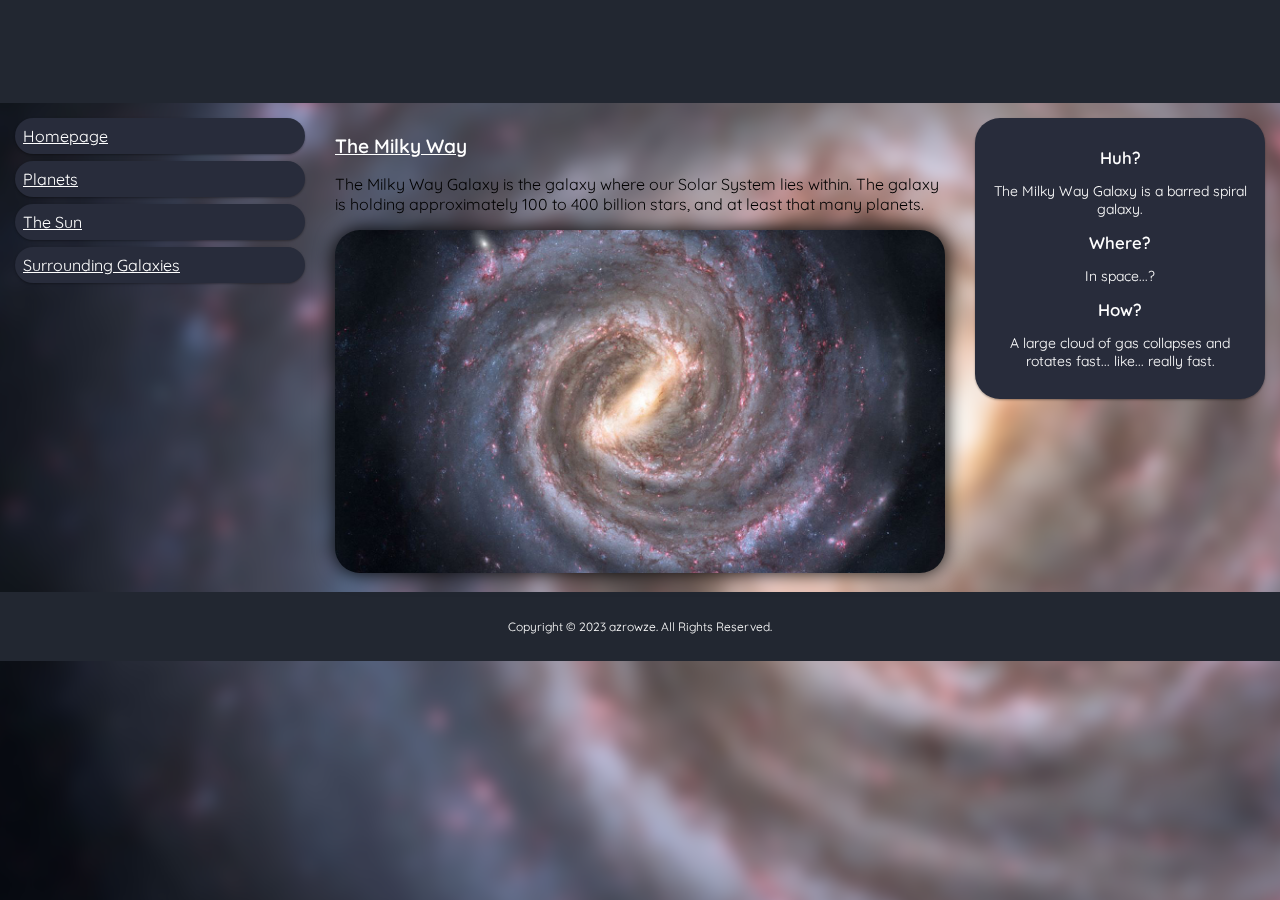
<file: index.html>
<!DOCTYPE html>
<html>
  <head>
    <meta name="viewport" content="width=device-width, initial-scale=1.0">
    <link rel="stylesheet" href="style.css">
    <link rel="preconnect" href="https://fonts.googleapis.com">
    <link rel="preconnect" href="https://fonts.gstatic.com" crossorigin>
    <link href="https://fonts.googleapis.com/css2?family=Quicksand:wght@300;400;500;600;700&display=swap" rel="stylesheet">
    <title>The Milky Way Galaxy</title>
  </head>

  <body>
    <div class="header">
      <h1>The Solar System Infopage</h1>
    </div>

    <div class="bgimage"></div>

    <div class="row">
      <div class="col-3 col-s-3 menu">
        <ul>        
          <li><a href="index.html">Homepage</a></li>
          <li><a href="planets.html">Planets</a></li>
          <li><a href="sun.html">The Sun</a></li>
          <li><a href="galaxies.html">Surrounding Galaxies</a></li>
        </ul>
      </div>

      <div class="col-6 col-s-9">
        <h2><a href="https://en.wikipedia.org/wiki/Milky_Way">The Milky Way</a></h2>
        <p>The Milky Way Galaxy is the galaxy where our Solar System lies within. The galaxy is holding approximately 100 to 400 billion stars, and at least that many planets.</p>
        <img src="milkyway.jpg" class="responsive">
      </div>

      <div class="col-3 col-s-12">
        <div class="aside">
          <h2>Huh?</h2>
          <p>The Milky Way Galaxy is a barred spiral galaxy.</p>
          <h2>Where?</h2>
          <p>In space...?</p>
          <h2>How?</h2>
          <p>A large cloud of gas collapses and rotates fast... like... really fast.</p>
        </div>
      </div>
    </div>

    <div class="footer">
      <p>Copyright © 2023 azrowze. All Rights Reserved.</p>
    </div>
  </body>
</html>
</file>
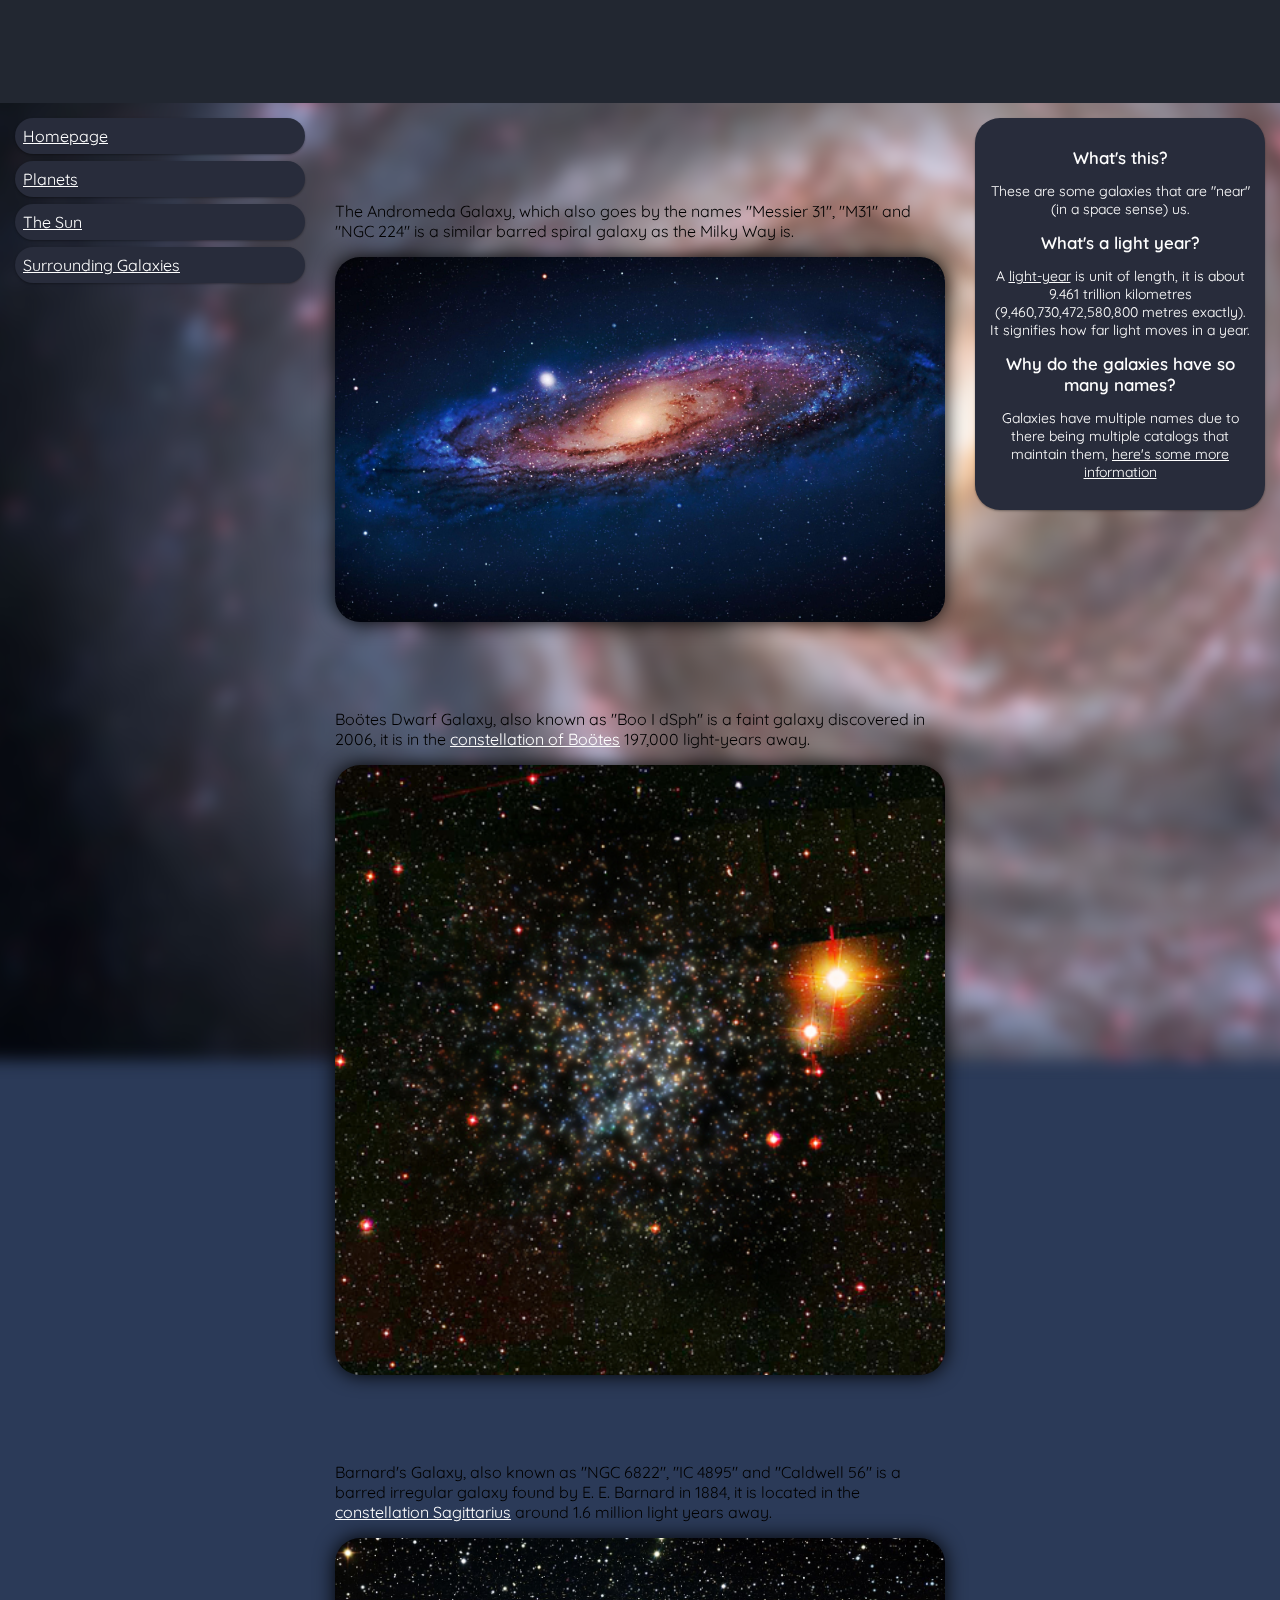
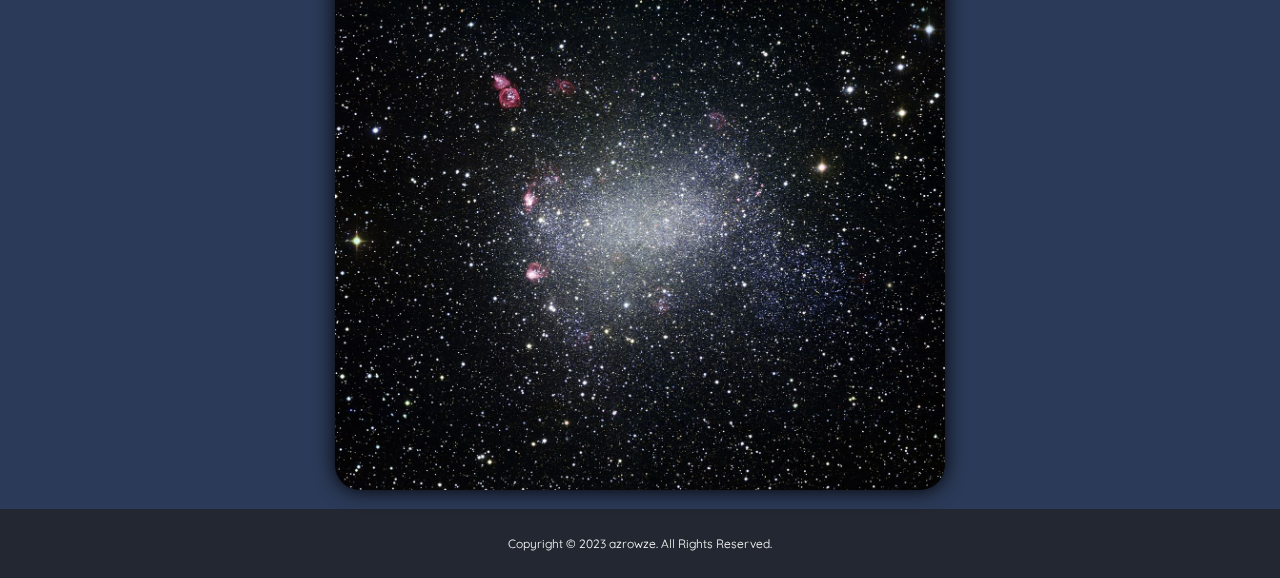
<file: galaxies.html>
<!DOCTYPE html>
<html>
<head>
  <meta name="viewport" content="width=device-width, initial-scale=1.0">
  <link rel="stylesheet" href="style.css">
  <link rel="preconnect" href="https://fonts.googleapis.com">
  <link rel="preconnect" href="https://fonts.gstatic.com" crossorigin>
  <link href="https://fonts.googleapis.com/css2?family=Quicksand:wght@300;400;500;600;700&display=swap" rel="stylesheet">
  <title>Surrounding Galaxies</title>
</head>
<body>
  <div class="header">
    <h1>Galaxies Within Our Reach</h1>
  </div>

    <div class="bgimage"></div>

  <div class="content">
    <div class="row">
      <div class="col-3 col-s-3 menu">
        <ul>
          <li><a href="index.html">Homepage</a></li>
          <li><a href="planets.html">Planets</a></li>
          <li><a href="sun.html">The Sun</a></li>
          <li><a href="galaxies.html">Surrounding Galaxies</a></li>
        </ul>
      </div>

      <div class="col-6 col-s-9">
        <h1><a href="https://en.wikipedia.org/wiki/Andromeda_Galaxy">Andromeda</a></h1>
        <p>The Andromeda Galaxy, which also goes by the names "Messier 31", "M31" and "NGC 224" is a similar barred spiral galaxy as the Milky Way is.</p>
        <img src="andromeda.jpg" class="responsive">

        <h1><a href="https://en.wikipedia.org/wiki/Bo%C3%B6tes_I">Boötes Dwarf Galaxy</a></h1>
        <p>Boötes Dwarf Galaxy, also known as "Boo I dSph" is a faint galaxy discovered in 2006, it is in the <a href="https://en.wikipedia.org/wiki/Bo%C3%B6tes">constellation of Boötes</a> 197,000 light-years away.</p> 
        <img src="bootes.jpg" class="responsive">

        <h1><a href="https://en.wikipedia.org/wiki/NGC_6822">Barnard's Galaxy</a></h1>
        <p>Barnard's Galaxy, also known as "NGC 6822", "IC 4895" and "Caldwell 56" is a barred irregular galaxy found by E. E. Barnard in 1884, it is located in the <a href="https://en.wikipedia.org/wiki/Sagittarius_(constellation)">constellation Sagittarius</a> around 1.6 million light years away.</p>
        <img src="barnard.jpg" class="responsive">
      </div>
    
      <div class="col-3 col-s-12">
        <div class="aside">
          <h2>What's this?</h2>
          <p>These are some galaxies that are "near" (in a space sense) us.</p>
          <h2>What's a light year?</h2>
          <p>A <a href="https://en.wikipedia.org/wiki/Light-year">light-year</a> is unit of length, it is about 9.461 trillion kilometres (9,460,730,472,580,800 metres exactly). It signifies how far light moves in a year.</p>
        <h2>Why do the galaxies have so many names?</h2>
          <p>Galaxies have multiple names due to there being multiple catalogs that maintain them, <a href="https://www.universetoday.com/30765/how-do-galaxies-get-named/">here's some more information</a></p>
      </div>
    </div>
  </div>

  <div class="footer">
    <p>Copyright © 2023 azrowze. All Rights Reserved.</p>
  </div>
</div>
</body>
</html>
</file>
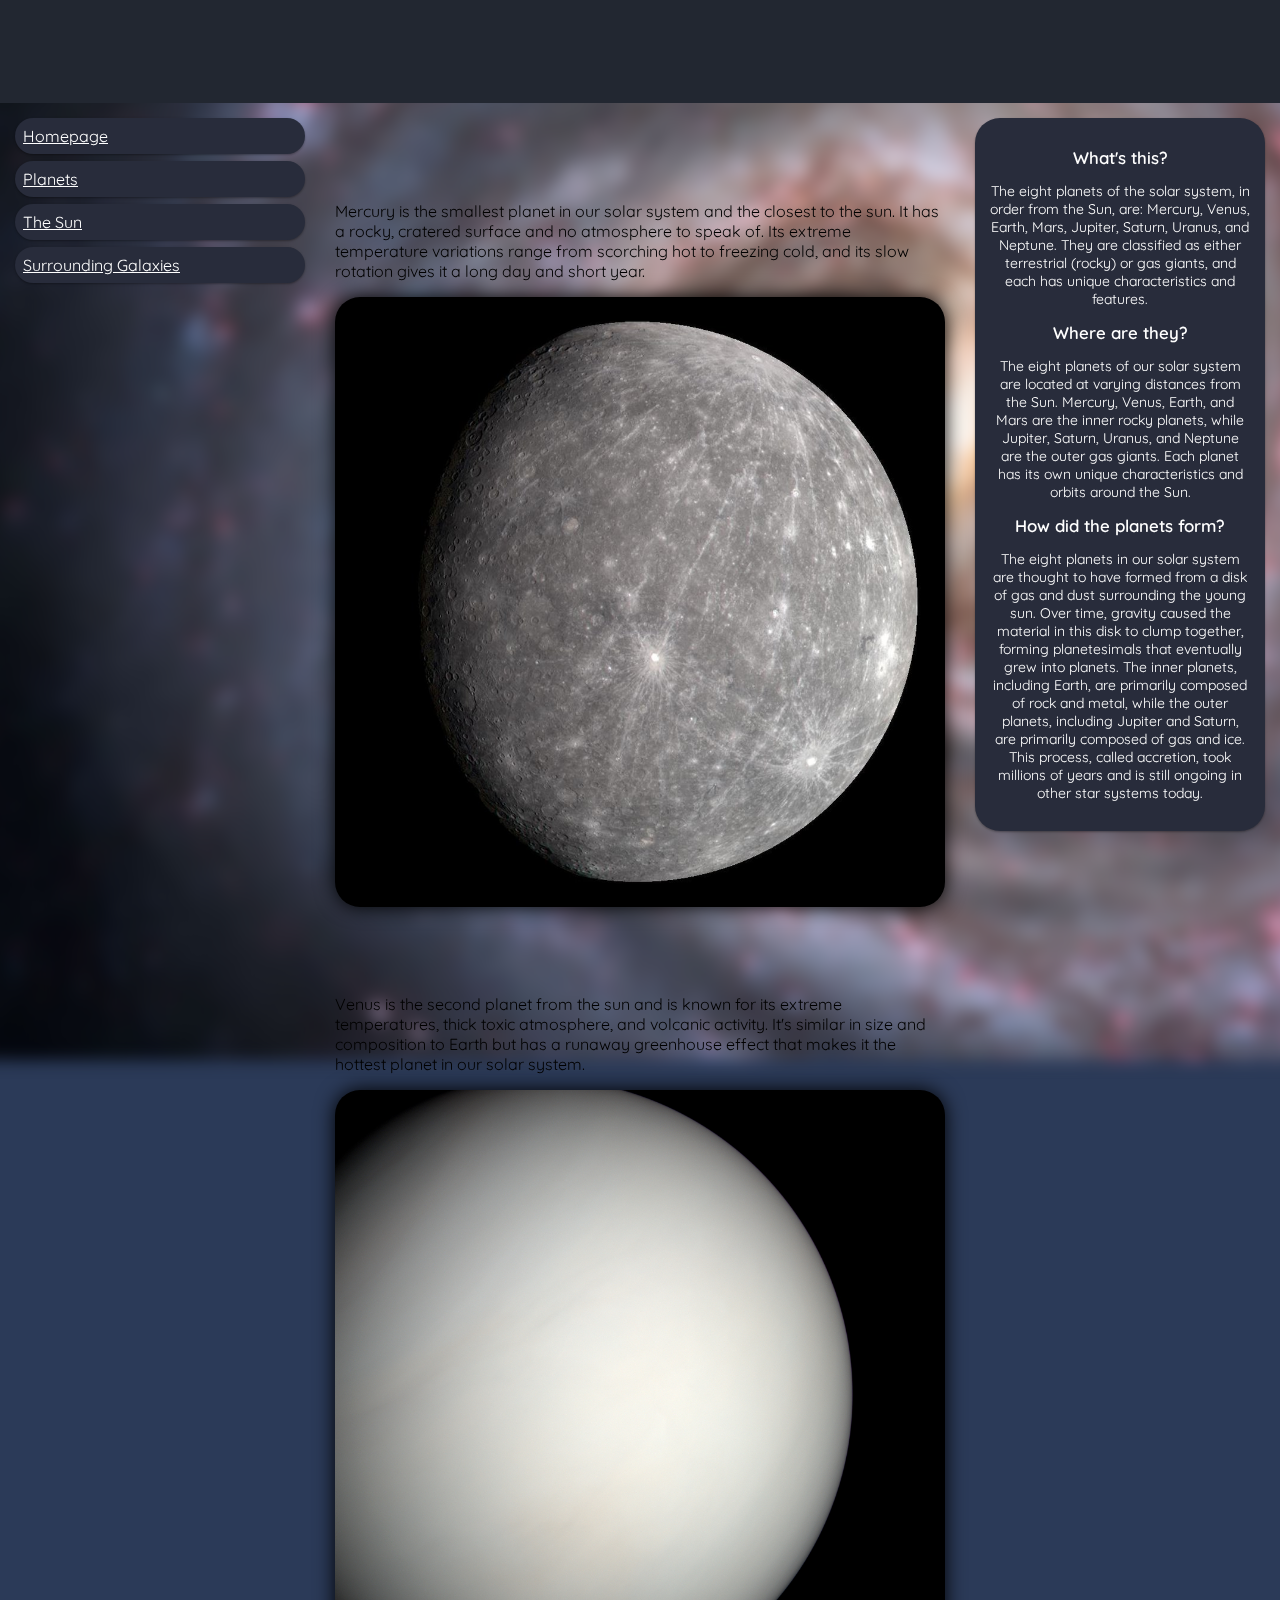
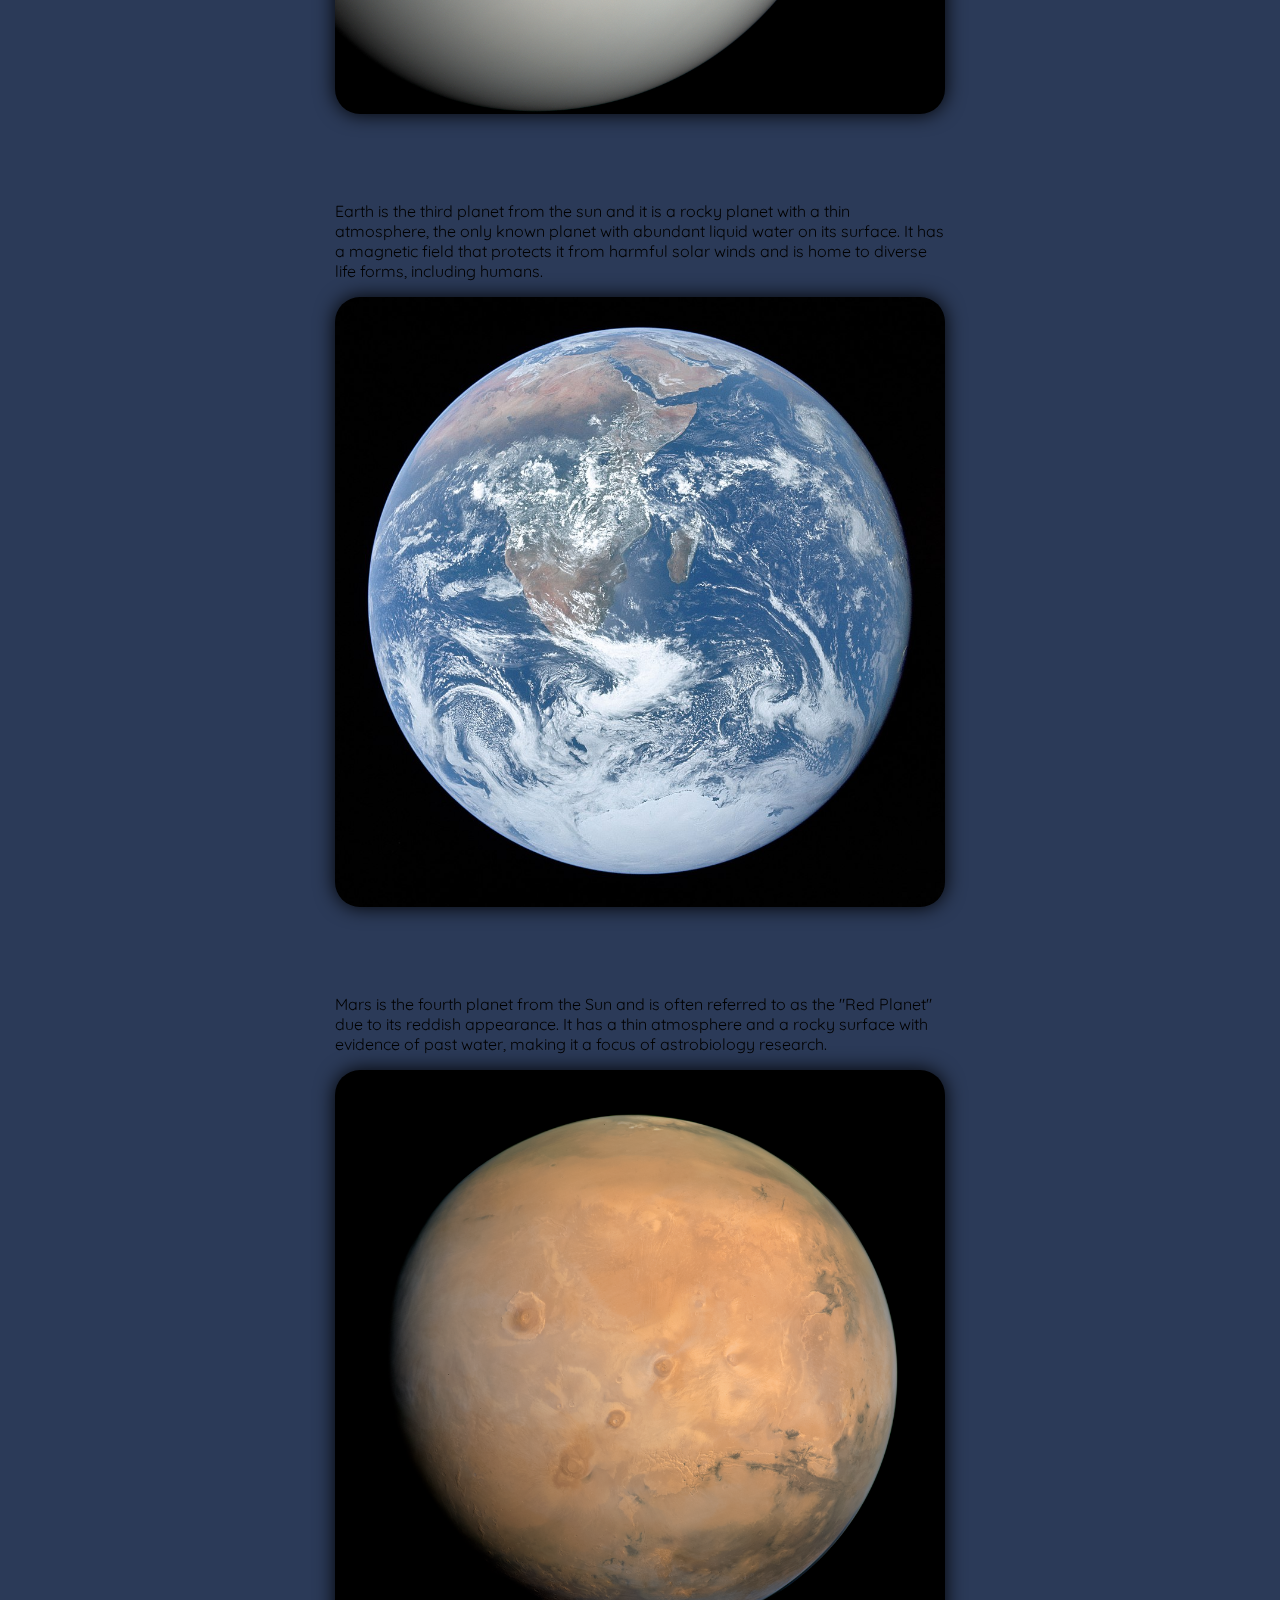
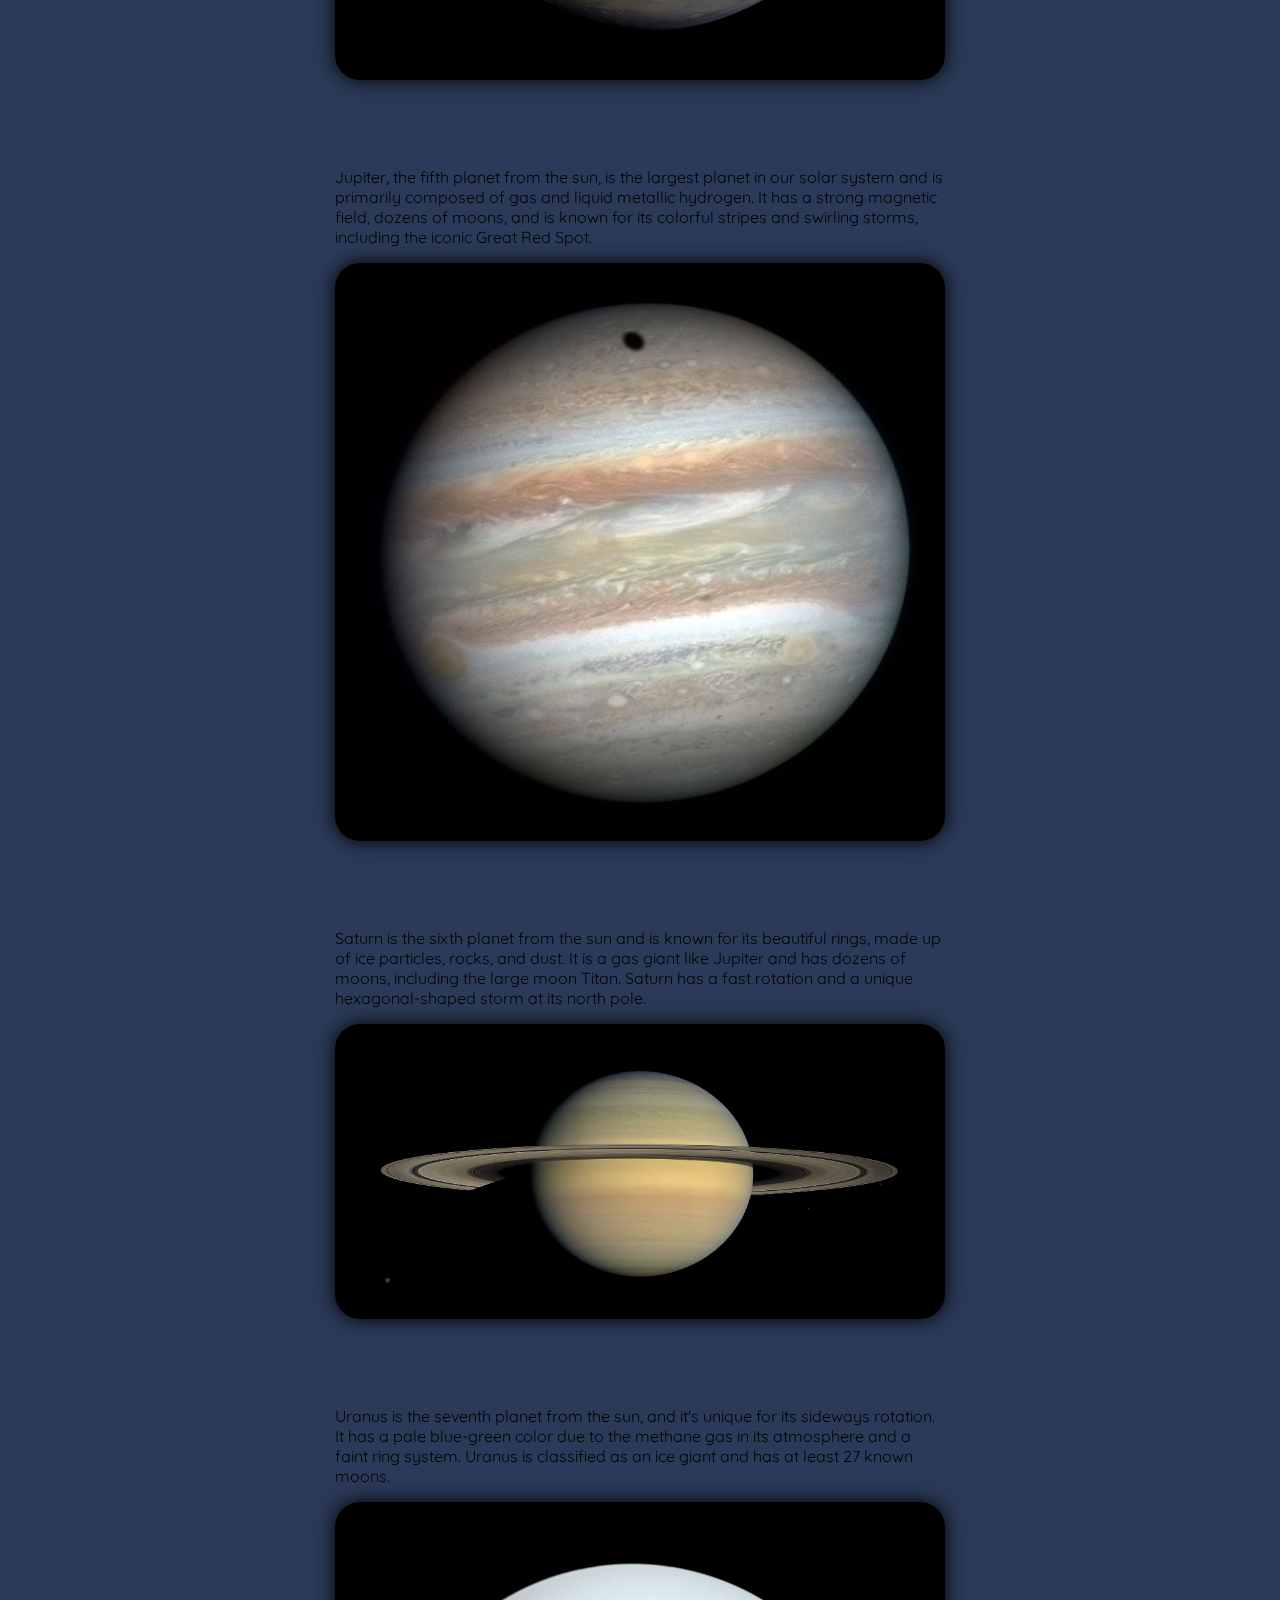
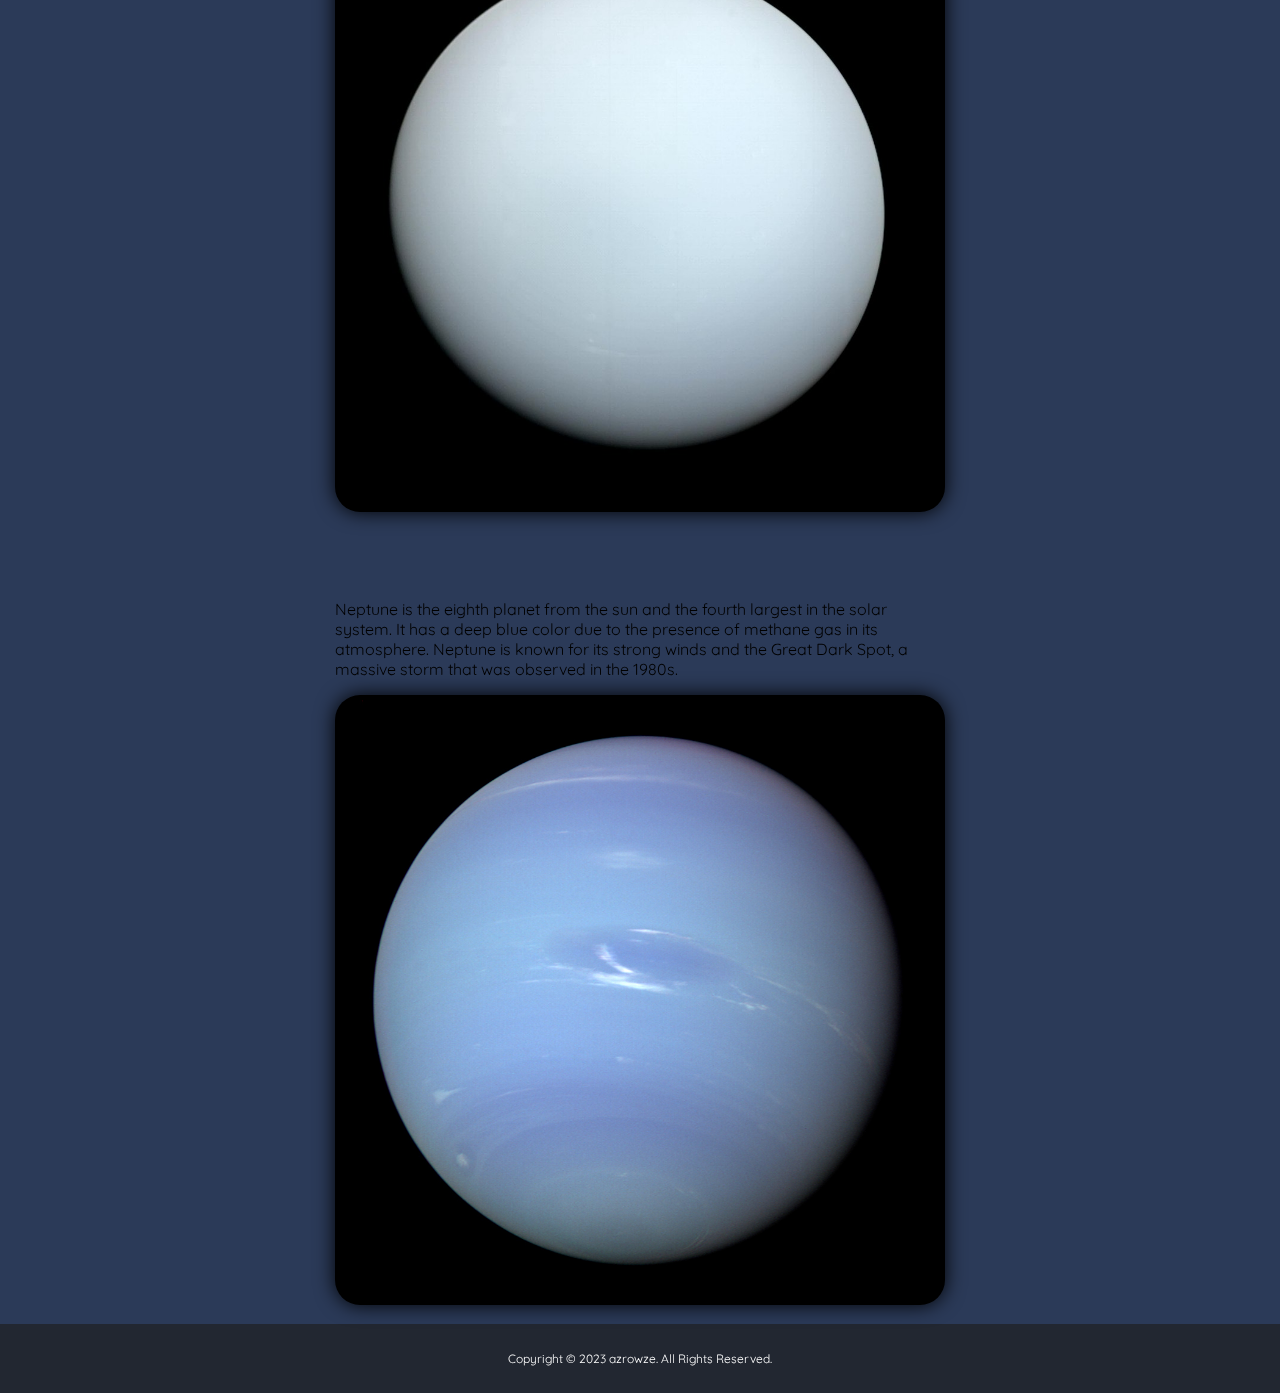
<file: planets.html>
<!DOCTYPE html>
<html>
<head>
  <meta name="viewport" content="width=device-width, initial-scale=1.0">
  <link rel="stylesheet" href="style.css">
  <link rel="preconnect" href="https://fonts.googleapis.com">
  <link rel="preconnect" href="https://fonts.gstatic.com" crossorigin>
  <link href="https://fonts.googleapis.com/css2?family=Quicksand:wght@300;700&display=swap" rel="stylesheet">
  <title>Planets</title>
</head>
<body>

  <div class="header">
    <h1>Planets within the Solar System</h1>
  </div>

  <div class="row">
    <div class="col-3 col-s-3 menu">
      <ul>
        <li><a href="index.html">Homepage</a></li>
        <li><a href="planets.html">Planets</a></li>
        <li><a href="sun.html">The Sun</a></li>
        <li><a href="galaxies.html">Surrounding Galaxies</a></li>
      </ul>
    </div>

    <div class="col-6 col-s-9">
      <h1><a href="https://en.wikipedia.org/wiki/Mercury_(planet)">Mercury</a></h1>
      <p>Mercury is the smallest planet in our solar system and the closest to the sun. It has a rocky, cratered surface and no atmosphere to speak of. Its extreme temperature variations range from scorching hot to freezing cold, and its slow rotation gives it a long day and short year.</p>
      <img src="mercury.jpg" class="responsive">

      <h1><a href="https://en.wikipedia.org/wiki/Venus">Venus</a></h1>
      <p>Venus is the second planet from the sun and is known for its extreme temperatures, thick toxic atmosphere, and volcanic activity. It's similar in size and composition to Earth but has a runaway greenhouse effect that makes it the hottest planet in our solar system.</p>
      <img src="venus.jpg" class="responsive">

      <h1><a href="https://en.wikipedia.org/wiki/Earth">Earth</a></h1>
      <p>Earth is  the third planet from the sun and it is a rocky planet with a thin atmosphere, the only known planet with abundant liquid water on its surface. It has a magnetic field that protects it from harmful solar winds and is home to diverse life forms, including humans.</p>
      <img src="earth.jpg" class="responsive">

      <h1><a href="https://en.wikipedia.org/wiki/Mars">Mars</a></h1>
      <p>Mars is the fourth planet from the Sun and is often referred to as the "Red Planet" due to its reddish appearance. It has a thin atmosphere and a rocky surface with evidence of past water, making it a focus of astrobiology research.</p>
      <img src="mars.png" class="responsive">

      <h1><a href="https://en.wikipedia.org/wiki/Jupiter">Jupiter</a></h1>
      <p>Jupiter, the fifth planet from the sun, is the largest planet in our solar system and is primarily composed of gas and liquid metallic hydrogen. It has a strong magnetic field, dozens of moons, and is known for its colorful stripes and swirling storms, including the iconic Great Red Spot.</p>
      <img src="jupiter.jpg" class="responsive">

      <h1><a href="https://en.wikipedia.org/wiki/Saturn">Saturn</a></h1>
      <p>Saturn is the sixth planet from the sun and is known for its beautiful rings, made up of ice particles, rocks, and dust. It is a gas giant like Jupiter and has dozens of moons, including the large moon Titan. Saturn has a fast rotation and a unique hexagonal-shaped storm at its north pole.</p>
      <img src="saturn.jpg" class="responsive">

      <h1><a href="https://en.wikipedia.org/wiki/Uranus">Uranus</a></h1>
      <p>Uranus is the seventh planet from the sun, and it's unique for its sideways rotation. It has a pale blue-green color due to the methane gas in its atmosphere and a faint ring system. Uranus is classified as an ice giant and has at least 27 known moons.</p>
      <img src="uranus.jpg" class="responsive">

      <h1><a href="https://en.wikipedia.org/wiki/Neptune">Neptune</a></h1>
      <p>Neptune is the eighth planet from the sun and the fourth largest in the solar system. It has a deep blue color due to the presence of methane gas in its atmosphere. Neptune is known for its strong winds and the Great Dark Spot, a massive storm that was observed in the 1980s.</p>
      <img src="neptune.jpg" class="responsive">

    </div>

    <div class="col-3 col-s-12">
      <div class="aside">
        <h2>What's this?</h2>
        <p>The eight planets of the solar system, in order from the Sun, are: Mercury, Venus, Earth, Mars, Jupiter, Saturn, Uranus, and Neptune. They are classified as either terrestrial (rocky) or gas giants, and each has unique characteristics and features.</p>
        <h2>Where are they?</h2>
        <p>The eight planets of our solar system are located at varying distances from the Sun. Mercury, Venus, Earth, and Mars are the inner rocky planets, while Jupiter, Saturn, Uranus, and Neptune are the outer gas giants. Each planet has its own unique characteristics and orbits around the Sun.</p>
        <h2>How did the planets form?</h2>
        <p>The eight planets in our solar system are thought to have formed from a disk of gas and dust surrounding the young sun. Over time, gravity caused the material in this disk to clump together, forming planetesimals that eventually grew into planets. The inner planets, including Earth, are primarily composed of rock and metal, while the outer planets, including Jupiter and Saturn, are primarily composed of gas and ice. This process, called accretion, took millions of years and is still ongoing in other star systems today.</p>
      </div>
    </div>
  </div>

  <div class="footer">
    <p>Copyright © 2023 azrowze. All Rights Reserved.</p>
  </div>

</body>
</html>
</file>
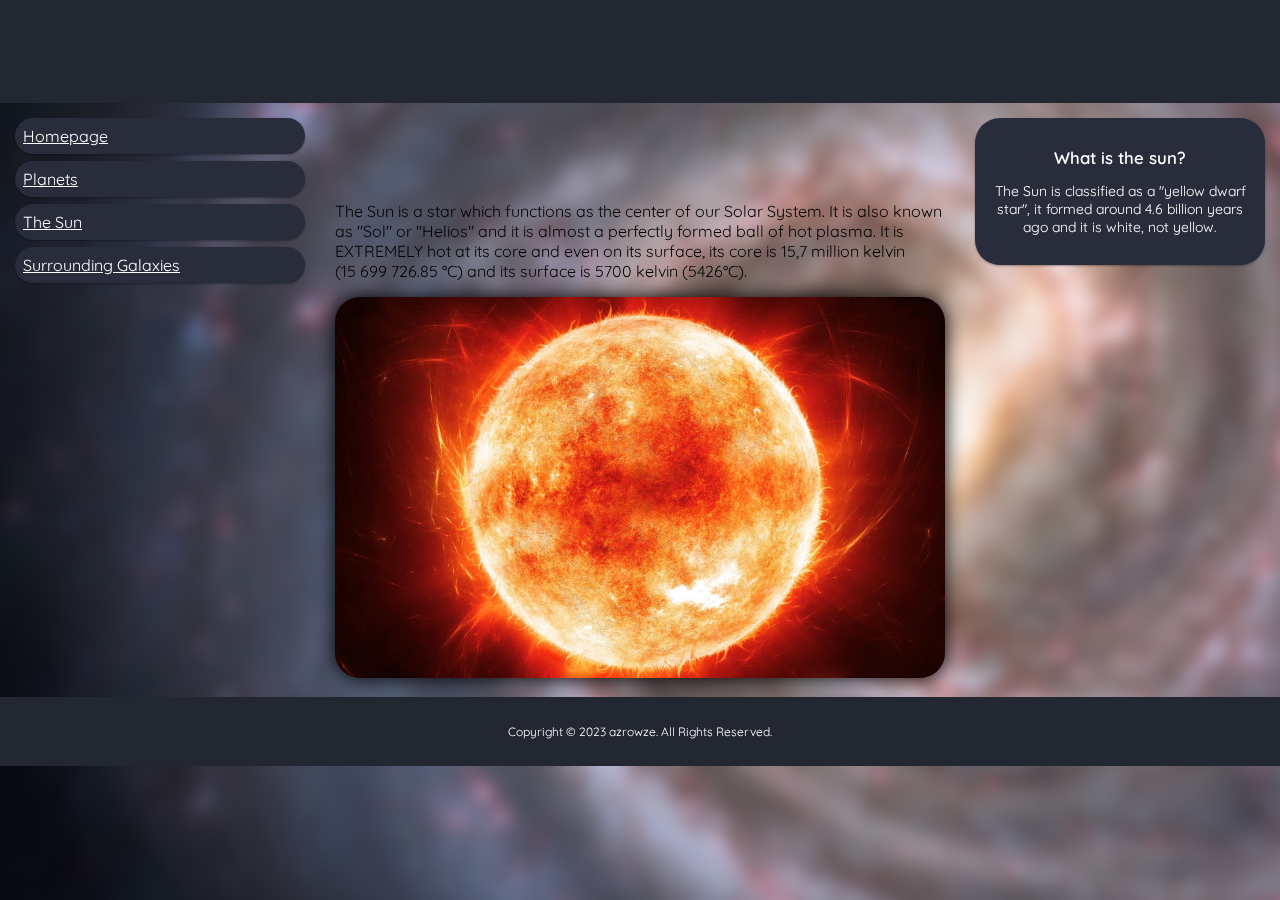
<file: sun.html>
<!DOCTYPE html>
<html>
  <head>
    <meta name="viewport" content="width=device-width, initial-scale=1.0">
    <link href="https://fonts.googleapis.com/css2?family=Quicksand:wght@300;400;500;600;700&display=swap" rel="stylesheet">
    <link rel="stylesheet" href="style.css">
    <title>The Center Of Our Solar System</title>
  </head>
  <body>
    <div class="header">
      <h1>"Sun", "Sol", "Helios"</h1>
    </div>

    <div class="sunpage">
      <div class="row">
        <div class="col-3 col-s-3 menu">
          <ul>
            <li><a href="index.html">Homepage</a></li>
            <li><a href="planets.html">Planets</a></li>
            <li><a href="sun.html">The Sun</a></li>
            <li><a href="galaxies.html">Surrounding Galaxies</a></li>
          </ul>
        </div>
        
        <div class="col-6 col-s-9">
          <h1><a href="https://en.wikipedia.org/wiki/Sun">The Center of Our Solar System</a></h1>
          <p>The Sun is a star which functions as the center of our Solar System. It is also known as "Sol" or "Helios" and it is almost a perfectly formed ball of hot plasma. It is EXTREMELY hot at its core and even on its surface, its core is 15,7 million kelvin (15 699 726.85 °C) and its surface is 5700 kelvin (5426°C).</p>
          <img src="sun.jpg" class="responsive">
        </div>

        <div class="col-3 col-s-12">
          <div class="aside">
            <h2>What is the sun?</h2>
            <p>The Sun is classified as a "yellow dwarf star", it formed around 4.6 billion years ago and it is white, not yellow.</p>
          </div>
        </div>
      </div>
    </div>

    <div class="footer">
      <p>Copyright © 2023 azrowze. All Rights Reserved.</p>
    </div>
  </body>
</html>
</file>
<file: style.css>
* {
  box-sizing: border-box;
}

body {
  margin: 0;
  padding: 0;
}

a {
  color: white;
}

a:visited {
  color: white;
}

a:hover {
  color: grey;
}

a:active {
  color: black;
}

.responsive {
  width: 100%;
  height: auto;
}

img {
  border-radius: 25px;
  width: 100%;
  height: auto;
  filter: drop-shadow(0px 0px 10px black);
}

.row:after {
  content: "";
  clear: both;
  display: table;
}

[class*="col-"] {
  float: left;
  padding: 15px;
  width: 100%;
}

.row {
  width: 100%;
}

@media only screen and (min-width: 600px) {
  .col-s-1 { width: 8.33%; }
  .col-s-2 { width: 16.66%; }
  .col-s-3 { width: 25%; }
  .col-s-4 { width: 33.33%; }
  .col-s-5 { width: 41.66%; }
  .col-s-6 { width: 50%; }
  .col-s-7 { width: 58.33%; }
  .col-s-8 { width: 66.66%; }
  .col-s-9 { width: 75%; }
  .col-s-10 { width: 83.33%; }
  .col-s-11 { width: 91.66%; }
  .col-s-12 { width: 100%; }
}

@media only screen and (min-width: 768px) {
  .col-1 { width: 8.33%; }
  .col-2 { width: 16.66%; }
  .col-3 { width: 25%; float: left; }
  .col-4 { width: 33.33%; }
  .col-5 { width: 41.66%; }
  .col-6 { width: 50%; float: left; }
  .col-7 { width: 58.33%; }
  .col-8 { width: 66.66%; }
  .col-9 { width: 75%; float: left; }
  .col-10 { width: 83.33%; }
  .col-11 { width: 91.66%; }
  .col-12 { width: 100%; float: left; }
}

html {
  background-color: #2b3a58;
  animation: fadeInAnimation ease 1s;
  animation-iteration-count: 1;
  animation-fill-mode: forwards;
  font-family: 'Quicksand', sans-serif;
}

@keyframes fadeInAnimation {
  0% {
    opacity: 0;
  }
  100% {
    opacity: 1;
  }
}

body::before {
  content: "";
  position: fixed;
  top: -10rem;
  right: -10rem;
  bottom: -10rem;
  left: -10rem;
  background-image: url("milkyway.jpg");
  background-size: cover;
  filter: blur(8px);
  z-index: -1;
}

h1, h2, p {
  font-family: 'Quicksand', sans-serif;
}

h1 {
    font-weight: 700;
    opacity: 0;
    transform: translateY(-50px);
    animation: drop-in 0.5s ease-out forwards;
  }
  
  @keyframes drop-in {
    from {
      opacity: 0;
      transform: translateY(-50px);
    }
    to {
      opacity: 1;
      transform: translateY(0);
    }
  }
h2 {
  font-weight: 600;
  font-size: larger;
}

/* Global Styles */
p {
  font-family: 'Quicksand', sans-serif;
  font-weight: 400;
}

/* Header Styles */
.header {
  background-color: #222731;
  color: #ffffff;
  padding: 10px;
  width: 100%;
}

/* Menu Styles */
.menu ul {
  list-style-type: none;
  margin: 0;
  padding: 0;
}

.menu li {
  border-radius: 25px;
  padding: 8px;
  margin-bottom: 7px;
  background-color: #282C3B;
  color: #ffffff;
  box-shadow: 0 1px 3px rgba(0, 0, 0, 0.12), 0 1px 2px rgba(0, 0, 0, 0.24);
}

.menu li:hover {
  background-color: #363c50;
}

/* Aside Styles */
.aside {
  border-radius: 25px;
  background-color: #282C3B;
  padding: 15px;
  color: #ffffff;
  text-align: center;
  font-size: 14px;
  box-shadow: 0 1px 3px rgba(0, 0, 0, 0.12), 0 1px 2px rgba(0, 0, 0, 0.24);
}

/* Footer Styles */
.footer {
  background-color: #222731;
  color: #ffffff;
  text-align: center;
  font-size: 12px;
  padding: 15px;
  width: 100%;
}

/* Shared Styles */
.header,
.footer {
  width: 100%;
}
</file>
